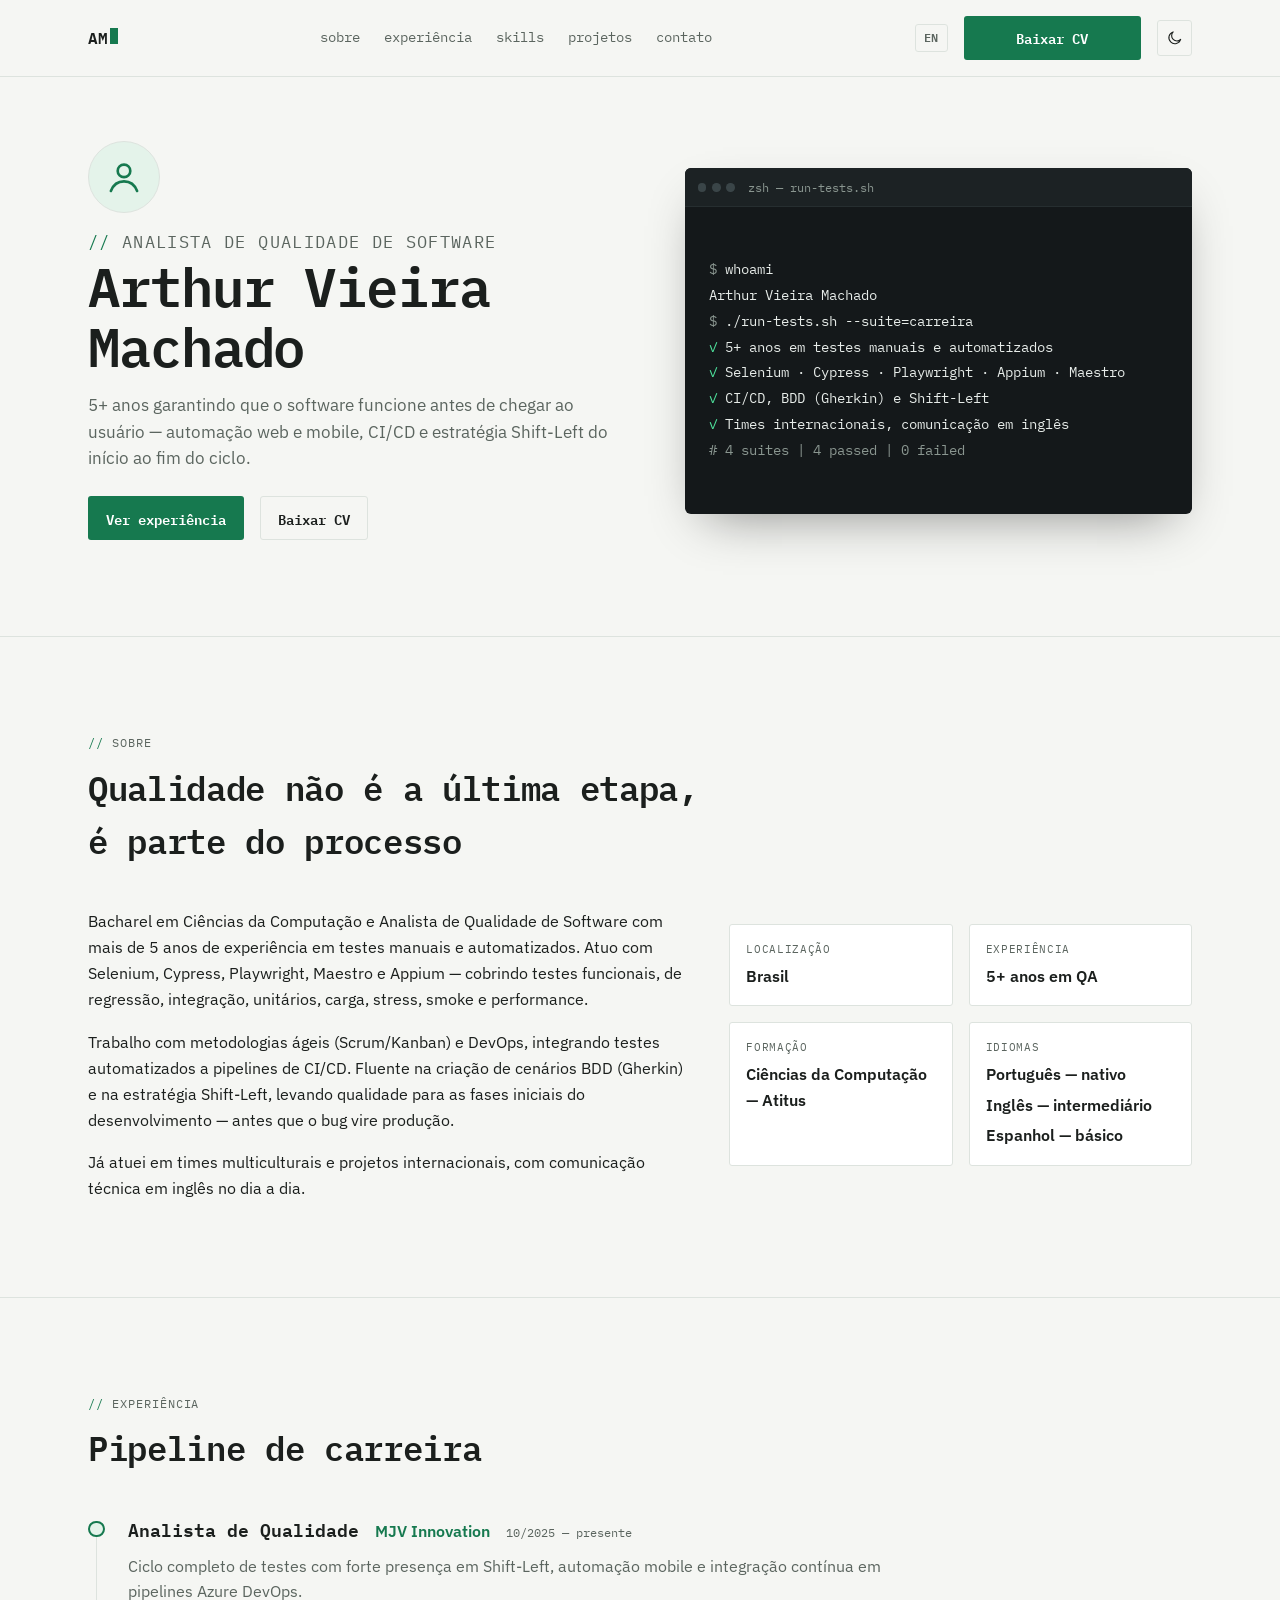
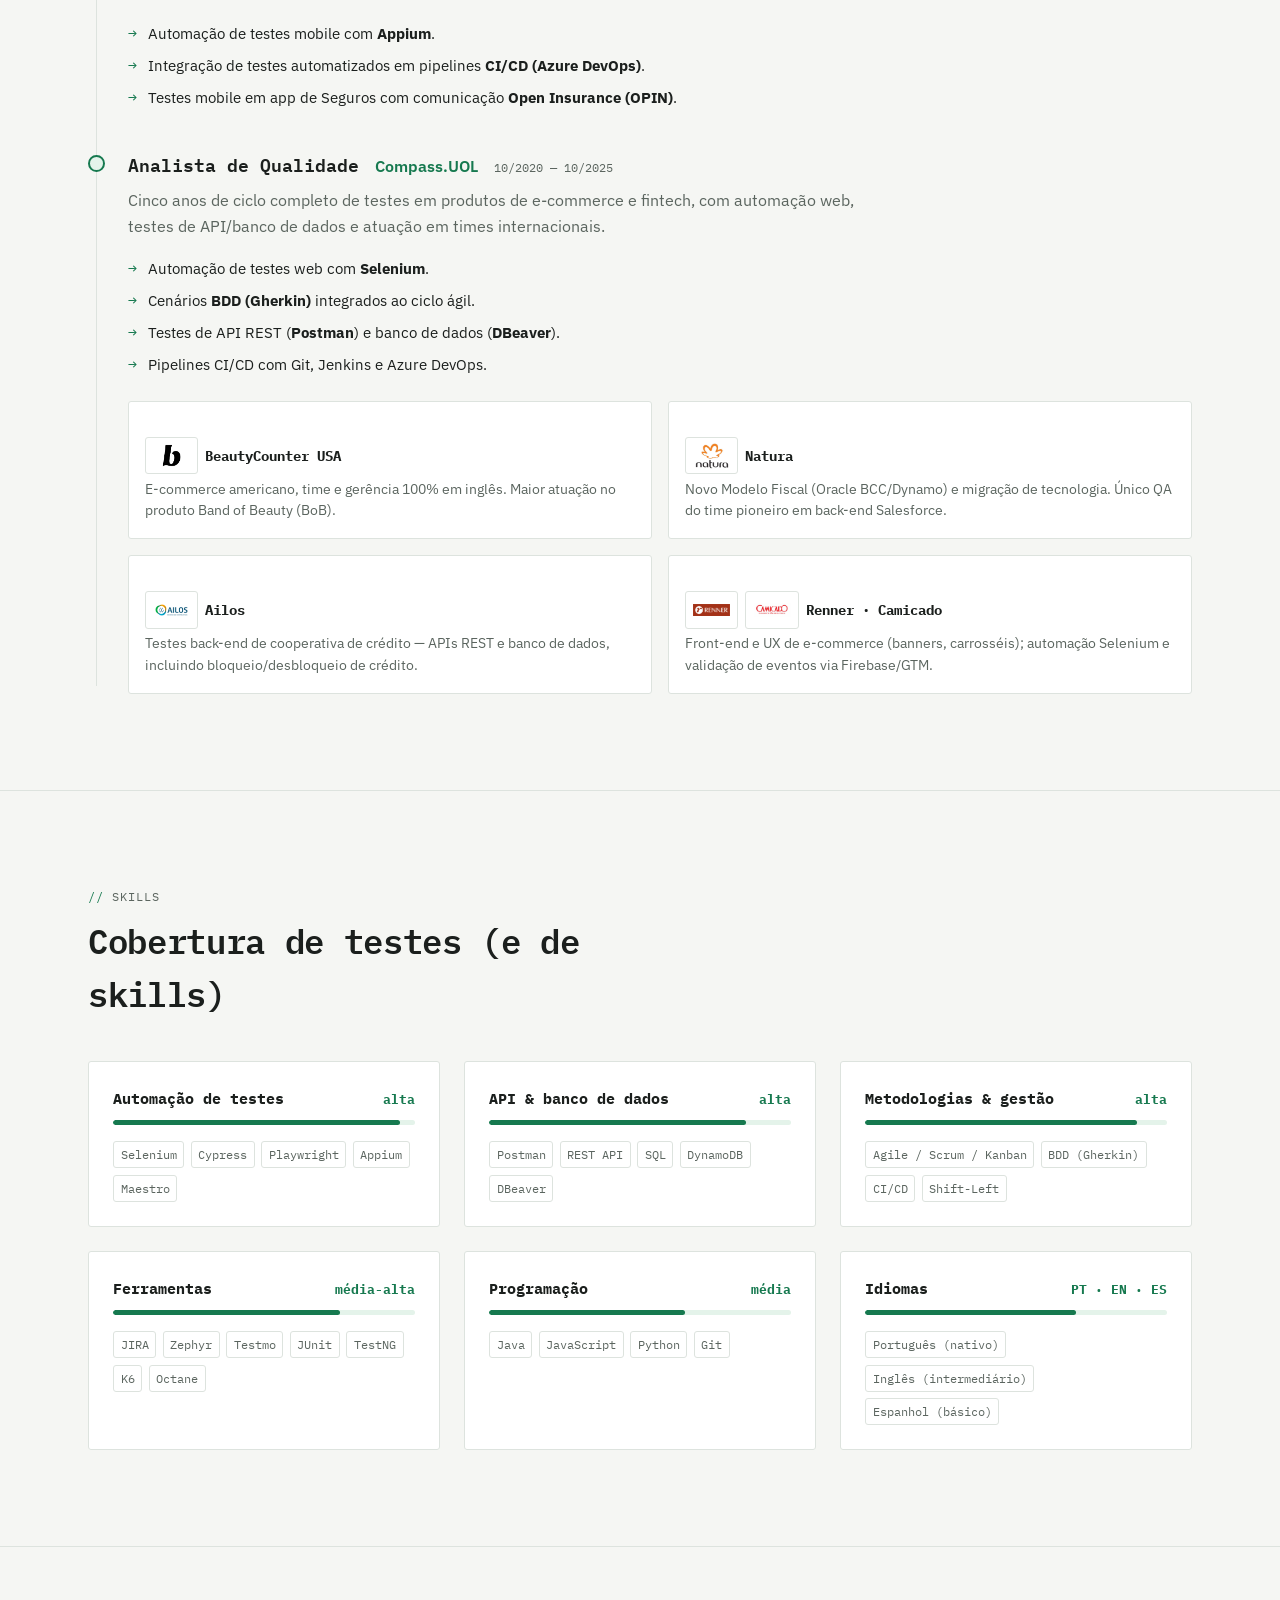
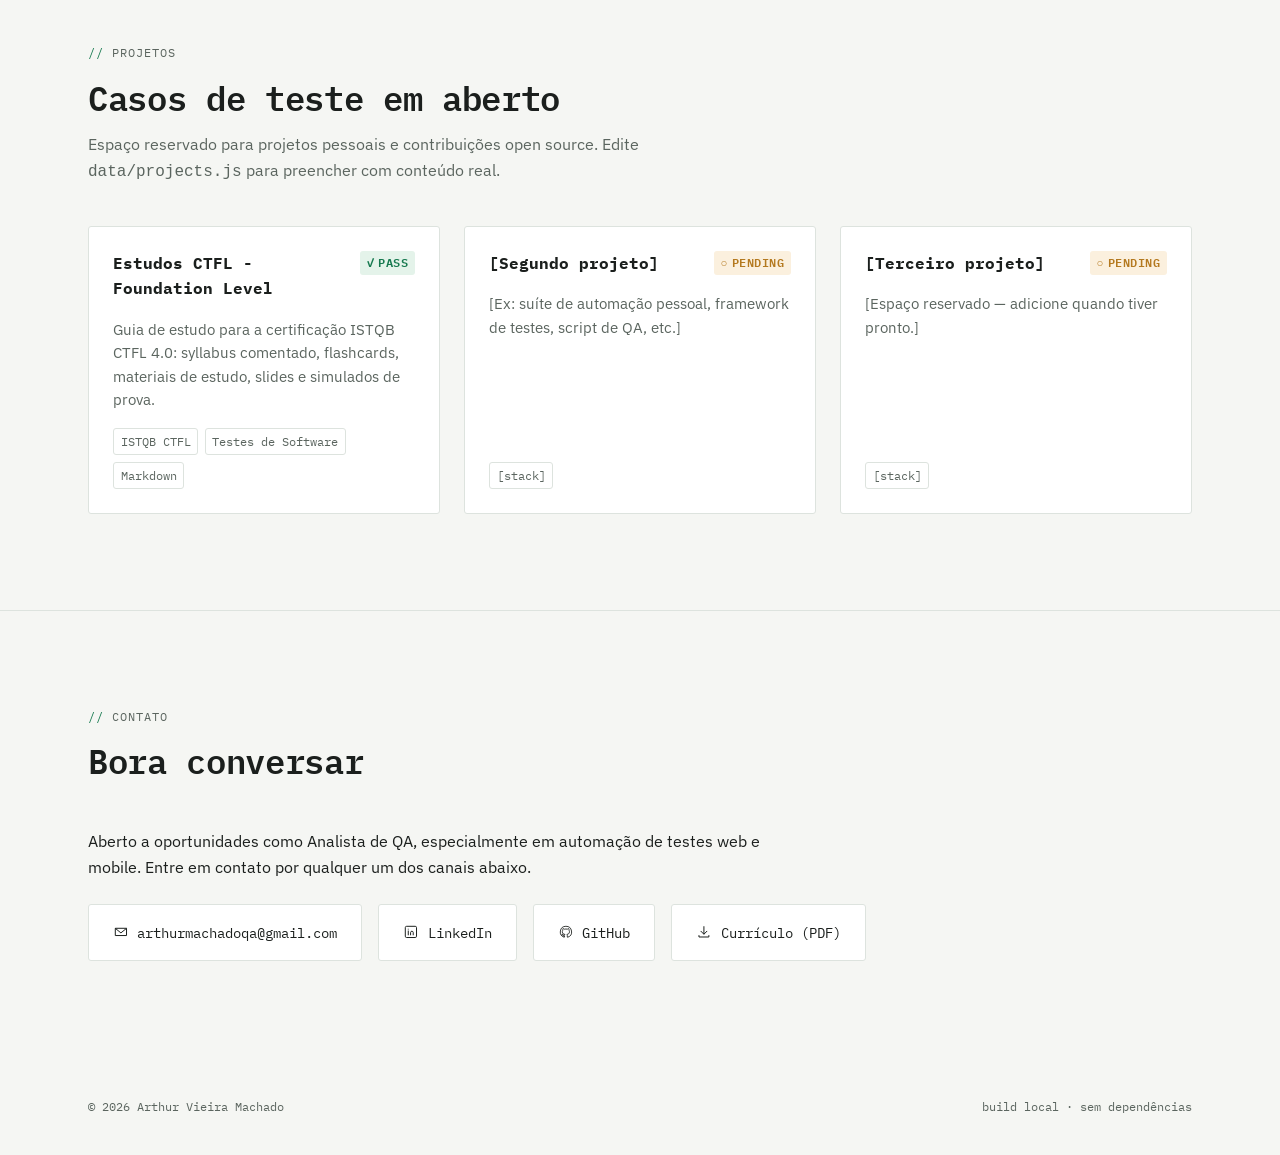
<file: index.html>
<!DOCTYPE html>
<html lang="pt-BR">
<head>
  <meta charset="UTF-8" />
  <meta name="viewport" content="width=device-width, initial-scale=1.0" />
  <title>Arthur Machado — Analista de QA</title>
  <meta
    name="description"
    content="Arthur Vieira Machado — Analista de Qualidade de Software (QA), especialista em automação de testes web e mobile."
  />
  <link rel="preconnect" href="https://fonts.googleapis.com" />
  <link rel="preconnect" href="https://fonts.gstatic.com" crossorigin />
  <link
    href="https://fonts.googleapis.com/css2?family=IBM+Plex+Mono:wght@400;500;600&family=IBM+Plex+Sans:wght@400;500;600&display=swap"
    rel="stylesheet"
  />
  <link rel="icon" type="image/svg+xml" href="assets/favicon.svg" />
  <link rel="stylesheet" href="css/style.css" />
</head>
<body>
  <header class="site-header">
    <div class="wrap">
      <a class="logo" href="#top">AM<span class="cursor" aria-hidden="true"></span></a>
      <nav class="nav-links" aria-label="Navegação principal">
        <a href="#sobre">sobre</a>
        <a href="#experiencia">experiência</a>
        <a href="#skills">skills</a>
        <a href="#projetos">projetos</a>
        <a href="#contato">contato</a>
      </nav>
      <div class="nav-actions">
        <a class="lang-switch" href="en/index.html" title="Switch to English" hreflang="en">EN</a>
        <a class="btn btn--primary nav-cta" href="assets/cv-arthur-machado.pdf" target="_blank" rel="noopener">
          Baixar CV
        </a>
        <button class="theme-toggle" id="theme-toggle" type="button" aria-label="Alternar tema claro/escuro">
          <svg class="icon icon-sun" viewBox="0 0 24 24" fill="none" aria-hidden="true">
            <circle cx="12" cy="12" r="4.2" stroke="currentColor" stroke-width="1.5" />
            <path d="M12 3v2.2M12 18.8V21M21 12h-2.2M5.2 12H3M18.4 5.6l-1.55 1.55M7.15 16.85l-1.55 1.55M18.4 18.4l-1.55-1.55M7.15 7.15 5.6 5.6" stroke="currentColor" stroke-width="1.5" stroke-linecap="round" />
          </svg>
          <svg class="icon icon-moon" viewBox="0 0 24 24" fill="none" aria-hidden="true">
            <path d="M20 14.2A8.2 8.2 0 1 1 9.8 4a6.6 6.6 0 0 0 10.2 10.2z" stroke="currentColor" stroke-width="1.5" stroke-linejoin="round" />
          </svg>
        </button>
        <button class="nav-toggle" id="nav-toggle" aria-expanded="false" aria-controls="mobile-nav">
          menu
        </button>
      </div>
    </div>
  </header>

  <nav class="mobile-nav" id="mobile-nav" hidden aria-label="Navegação mobile">
    <div class="wrap">
      <a href="#sobre">sobre</a>
      <a href="#experiencia">experiência</a>
      <a href="#skills">skills</a>
      <a href="#projetos">projetos</a>
      <a href="#contato">contato</a>
      <a href="assets/cv-arthur-machado.pdf" target="_blank" rel="noopener">baixar cv</a>
      <a href="en/index.html" hreflang="en">english version</a>
    </div>
  </nav>

  <main id="top">
    <section class="hero">
      <div class="wrap">
        <div class="hero-intro">
          <div class="avatar" aria-hidden="true">
            <svg viewBox="0 0 24 24" fill="none" xmlns="http://www.w3.org/2000/svg">
              <circle cx="12" cy="8.5" r="3.6" stroke="currentColor" stroke-width="1.5" />
              <path d="M4.5 20c1.4-3.6 4.4-5.5 7.5-5.5s6.1 1.9 7.5 5.5" stroke="currentColor" stroke-width="1.5" stroke-linecap="round" />
            </svg>
          </div>
          <p class="eyebrow">analista de qualidade de software</p>
          <h1>Arthur Vieira<br />Machado</h1>
          <p>
            5+ anos garantindo que o software funcione antes de chegar ao usuário —
            automação web e mobile, CI/CD e estratégia Shift-Left do início ao fim do ciclo.
          </p>
          <div class="hero-actions">
            <a class="btn btn--primary" href="#experiencia">Ver experiência</a>
            <a class="btn btn--ghost" href="assets/cv-arthur-machado.pdf" target="_blank" rel="noopener">Baixar CV</a>
          </div>
        </div>

        <div class="terminal" role="img" aria-label="Terminal simulando a execução de uma suíte de testes com o resumo profissional de Arthur Machado">
          <div class="terminal-titlebar">
            <span class="terminal-dot"></span>
            <span class="terminal-dot"></span>
            <span class="terminal-dot"></span>
            <span class="label">zsh — run-tests.sh</span>
          </div>
          <div class="terminal-body">
<span class="terminal-line" style="animation-delay:.05s"><span class="prompt">$</span> whoami</span>
<span class="terminal-line" style="animation-delay:.2s">Arthur Vieira Machado</span>
<span class="terminal-line" style="animation-delay:.35s"><span class="prompt">$</span> ./run-tests.sh --suite=carreira</span>
<span class="terminal-line" style="animation-delay:.5s"><span class="ok">✓</span> 5+ anos em testes manuais e automatizados</span>
<span class="terminal-line" style="animation-delay:.65s"><span class="ok">✓</span> Selenium · Cypress · Playwright · Appium · Maestro</span>
<span class="terminal-line" style="animation-delay:.8s"><span class="ok">✓</span> CI/CD, BDD (Gherkin) e Shift-Left</span>
<span class="terminal-line" style="animation-delay:.95s"><span class="ok">✓</span> Times internacionais, comunicação em inglês</span>
<span class="terminal-line" style="animation-delay:1.1s"><span class="comment"># 4 suites | 4 passed | 0 failed</span></span>
          </div>
        </div>
      </div>
    </section>

    <section class="section" id="sobre">
      <div class="wrap">
        <div class="section-head">
          <p class="eyebrow">sobre</p>
          <h2 class="section-title">Qualidade não é a última etapa, é parte do processo</h2>
        </div>

        <div class="about-body reveal">
          <div class="about-text">
            <p>
              Bacharel em Ciências da Computação e Analista de Qualidade de Software
              com mais de 5 anos de experiência em testes manuais e automatizados.
              Atuo com Selenium, Cypress, Playwright, Maestro e Appium — cobrindo
              testes funcionais, de regressão, integração, unitários, carga, stress,
              smoke e performance.
            </p>
            <p>
              Trabalho com metodologias ágeis (Scrum/Kanban) e DevOps, integrando testes
              automatizados a pipelines de CI/CD. Fluente na criação de cenários BDD (Gherkin)
              e na estratégia Shift-Left, levando qualidade para as fases iniciais do
              desenvolvimento — antes que o bug vire produção.
            </p>
            <p>
              Já atuei em times multiculturais e projetos internacionais, com comunicação
              técnica em inglês no dia a dia.
            </p>
          </div>

          <dl class="about-facts">
            <div class="fact">
              <dt>Localização</dt>
              <dd>Brasil</dd>
            </div>
            <div class="fact">
              <dt>Experiência</dt>
              <dd>5+ anos em QA</dd>
            </div>
            <div class="fact">
              <dt>Formação</dt>
              <dd>Ciências da Computação — Atitus</dd>
            </div>
            <div class="fact">
              <dt>Idiomas</dt>
              <dd class="fact-list">
                <span>Português — nativo</span>
                <span>Inglês — intermediário</span>
                <span>Espanhol — básico</span>
              </dd>
            </div>
          </dl>
        </div>
      </div>
    </section>

    <section class="section" id="experiencia">
      <div class="wrap">
        <div class="section-head">
          <p class="eyebrow">experiência</p>
          <h2 class="section-title">Pipeline de carreira</h2>
        </div>

        <div class="pipeline reveal">
          <article class="pipeline-stage">
            <div class="stage-head">
              <span class="stage-role">Analista de Qualidade</span>
              <span class="stage-org"><a href="https://www.mjvinnovation.com" target="_blank" rel="noopener">MJV Innovation</a></span>
              <span class="stage-period">10/2025 — presente</span>
            </div>
            <p class="stage-summary">
              Ciclo completo de testes com forte presença em Shift-Left, automação mobile
              e integração contínua em pipelines Azure DevOps.
            </p>
            <ul class="stage-highlights">
              <li>Automação de testes mobile com <strong>Appium</strong>.</li>
              <li>Integração de testes automatizados em pipelines <strong>CI/CD (Azure DevOps)</strong>.</li>
              <li>Testes mobile em app de Seguros com comunicação <strong>Open Insurance (OPIN)</strong>.</li>
            </ul>
          </article>

          <article class="pipeline-stage">
            <div class="stage-head">
              <span class="stage-role">Analista de Qualidade</span>
              <span class="stage-org"><a href="https://aircompany.ai" target="_blank" rel="noopener">Compass.UOL</a></span>
              <span class="stage-period">10/2020 — 10/2025</span>
            </div>
            <p class="stage-summary">
              Cinco anos de ciclo completo de testes em produtos de e-commerce e fintech,
              com automação web, testes de API/banco de dados e atuação em times internacionais.
            </p>
            <ul class="stage-highlights">
              <li>Automação de testes web com <strong>Selenium</strong>.</li>
              <li>Cenários <strong>BDD (Gherkin)</strong> integrados ao ciclo ágil.</li>
              <li>Testes de API REST (<strong>Postman</strong>) e banco de dados (<strong>DBeaver</strong>).</li>
              <li>Pipelines CI/CD com Git, Jenkins e Azure DevOps.</li>
            </ul>

            <div class="stage-projects">
              <div class="project-chip">
                <h4><span class="logo-mark logo-mark--sm"><img src="assets/logos/beautycounter.png" alt="BeautyCounter" /></span>BeautyCounter USA</h4>
                <p>E-commerce americano, time e gerência 100% em inglês. Maior atuação no produto Band of Beauty (BoB).</p>
              </div>
              <div class="project-chip">
                <h4><span class="logo-mark logo-mark--sm"><img src="assets/logos/natura.png" alt="Natura" /></span>Natura</h4>
                <p>Novo Modelo Fiscal (Oracle BCC/Dynamo) e migração de tecnologia. Único QA do time pioneiro em back-end Salesforce.</p>
              </div>
              <div class="project-chip">
                <h4><span class="logo-mark logo-mark--sm"><img src="assets/logos/ailos.png" alt="Ailos" /></span>Ailos</h4>
                <p>Testes back-end de cooperativa de crédito — APIs REST e banco de dados, incluindo bloqueio/desbloqueio de crédito.</p>
              </div>
              <div class="project-chip">
                <h4>
                  <span class="logo-mark logo-mark--sm"><img src="assets/logos/renner.jpg" alt="Renner" /></span
                  ><span class="logo-mark logo-mark--sm"><img src="assets/logos/camicado.jpg" alt="Camicado" /></span>Renner · Camicado
                </h4>
                <p>Front-end e UX de e-commerce (banners, carrosséis); automação Selenium e validação de eventos via Firebase/GTM.</p>
              </div>
            </div>
          </article>
        </div>
      </div>
    </section>

    <section class="section" id="skills">
      <div class="wrap">
        <div class="section-head">
          <p class="eyebrow">skills</p>
          <h2 class="section-title">Cobertura de testes (e de skills)</h2>
        </div>

        <div class="coverage-grid reveal">
          <div class="coverage-card">
            <h3>Automação de testes <span class="pct">alta</span></h3>
            <div class="coverage-bar"><span style="width:95%"></span></div>
            <div class="tag-list">
              <span class="tag">Selenium</span>
              <span class="tag">Cypress</span>
              <span class="tag">Playwright</span>
              <span class="tag">Appium</span>
              <span class="tag">Maestro</span>
            </div>
          </div>

          <div class="coverage-card">
            <h3>API &amp; banco de dados <span class="pct">alta</span></h3>
            <div class="coverage-bar"><span style="width:85%"></span></div>
            <div class="tag-list">
              <span class="tag">Postman</span>
              <span class="tag">REST API</span>
              <span class="tag">SQL</span>
              <span class="tag">DynamoDB</span>
              <span class="tag">DBeaver</span>
            </div>
          </div>

          <div class="coverage-card">
            <h3>Metodologias &amp; gestão <span class="pct">alta</span></h3>
            <div class="coverage-bar"><span style="width:90%"></span></div>
            <div class="tag-list">
              <span class="tag">Agile / Scrum / Kanban</span>
              <span class="tag">BDD (Gherkin)</span>
              <span class="tag">CI/CD</span>
              <span class="tag">Shift-Left</span>
            </div>
          </div>

          <div class="coverage-card">
            <h3>Ferramentas <span class="pct">média-alta</span></h3>
            <div class="coverage-bar"><span style="width:75%"></span></div>
            <div class="tag-list">
              <span class="tag">JIRA</span>
              <span class="tag">Zephyr</span>
              <span class="tag">Testmo</span>
              <span class="tag">JUnit</span>
              <span class="tag">TestNG</span>
              <span class="tag">K6</span>
              <span class="tag">Octane</span>
            </div>
          </div>

          <div class="coverage-card">
            <h3>Programação <span class="pct">média</span></h3>
            <div class="coverage-bar"><span style="width:65%"></span></div>
            <div class="tag-list">
              <span class="tag">Java</span>
              <span class="tag">JavaScript</span>
              <span class="tag">Python</span>
              <span class="tag">Git</span>
            </div>
          </div>

          <div class="coverage-card">
            <h3>Idiomas <span class="pct">PT · EN · ES</span></h3>
            <div class="coverage-bar"><span style="width:70%"></span></div>
            <div class="tag-list">
              <span class="tag">Português (nativo)</span>
              <span class="tag">Inglês (intermediário)</span>
              <span class="tag">Espanhol (básico)</span>
            </div>
          </div>
        </div>
      </div>
    </section>

    <section class="section" id="projetos">
      <div class="wrap">
        <div class="section-head">
          <p class="eyebrow">projetos</p>
          <h2 class="section-title">Casos de teste em aberto</h2>
          <p style="margin-top: .5rem; color: var(--ink-muted);">
            Espaço reservado para projetos pessoais e contribuições open source.
            Edite <code>data/projects.js</code> para preencher com conteúdo real.
          </p>
        </div>

        <div class="project-grid reveal" id="project-grid">
          <!-- Preenchido via js/main.js a partir de data/projects.js -->
        </div>
      </div>
    </section>

    <section class="section contact-section" id="contato">
      <div class="wrap">
        <div class="section-head">
          <p class="eyebrow">contato</p>
          <h2 class="section-title">Bora conversar</h2>
        </div>

        <div class="contact-body reveal">
          <p class="about-text">
            Aberto a oportunidades como Analista de QA, especialmente em automação
            de testes web e mobile. Entre em contato por qualquer um dos canais abaixo.
          </p>
          <div class="contact-links">
            <a class="contact-card" href="mailto:arthurmachadoqa@gmail.com">
              <svg class="icon" viewBox="0 0 24 24" fill="none" aria-hidden="true"><path d="M3.5 6.5h17v11h-17z" stroke="currentColor" stroke-width="1.5" stroke-linejoin="round"/><path d="M4 7l8 6.5L20 7" stroke="currentColor" stroke-width="1.5" stroke-linecap="round" stroke-linejoin="round"/></svg>
              arthurmachadoqa@gmail.com
            </a>
            <a class="contact-card" href="https://www.linkedin.com/in/arthurmachadoqa/" target="_blank" rel="noopener">
              <svg class="icon" viewBox="0 0 24 24" fill="none" aria-hidden="true"><rect x="3.5" y="3.5" width="17" height="17" rx="2" stroke="currentColor" stroke-width="1.5"/><path d="M8 10.5v6M8 7.8v.01" stroke="currentColor" stroke-width="1.5" stroke-linecap="round"/><path d="M11.5 16.5v-3.6c0-1.2.9-2 2-2s2 .8 2 2v3.6" stroke="currentColor" stroke-width="1.5" stroke-linecap="round" stroke-linejoin="round"/></svg>
              LinkedIn
            </a>
            <a class="contact-card" href="https://github.com/Arthurm51" target="_blank" rel="noopener">
              <svg class="icon" viewBox="0 0 24 24" fill="none" aria-hidden="true"><path d="M12 3.5a8.5 8.5 0 0 0-2.7 16.56c.43.08.58-.18.58-.4v-1.56c-2.37.51-2.87-1.02-2.87-1.02-.39-1-.95-1.26-.95-1.26-.77-.53.06-.52.06-.52.86.06 1.31.88 1.31.88.76 1.3 2 .93 2.48.7.08-.55.3-.93.54-1.14-1.89-.21-3.88-.95-3.88-4.2 0-.93.33-1.68.87-2.28-.09-.22-.38-1.1.08-2.28 0 0 .71-.23 2.34.87a8.1 8.1 0 0 1 4.26 0c1.63-1.1 2.34-.87 2.34-.87.46 1.18.17 2.06.08 2.28.54.6.87 1.35.87 2.28 0 3.26-1.99 3.98-3.89 4.19.31.27.58.8.58 1.6v2.37c0 .22.15.49.59.4A8.5 8.5 0 0 0 12 3.5z" stroke="currentColor" stroke-width="1.3" stroke-linejoin="round"/></svg>
              GitHub
            </a>
            <a class="contact-card" href="assets/cv-arthur-machado.pdf" target="_blank" rel="noopener">
              <svg class="icon" viewBox="0 0 24 24" fill="none" aria-hidden="true"><path d="M12 4v11" stroke="currentColor" stroke-width="1.5" stroke-linecap="round"/><path d="M7.5 11 12 15.5 16.5 11" stroke="currentColor" stroke-width="1.5" stroke-linecap="round" stroke-linejoin="round"/><path d="M4.5 17.5v2.2h15v-2.2" stroke="currentColor" stroke-width="1.5" stroke-linecap="round" stroke-linejoin="round"/></svg>
              Currículo (PDF)
            </a>
          </div>
        </div>
      </div>
    </section>
  </main>

  <footer class="site-footer">
    <div class="wrap">
      <span>© <span id="year"></span> Arthur Vieira Machado</span>
      <span>build local · sem dependências</span>
    </div>
  </footer>

  <script src="data/projects.js"></script>
  <script src="js/main.js"></script>
</body>
</html>
</file>
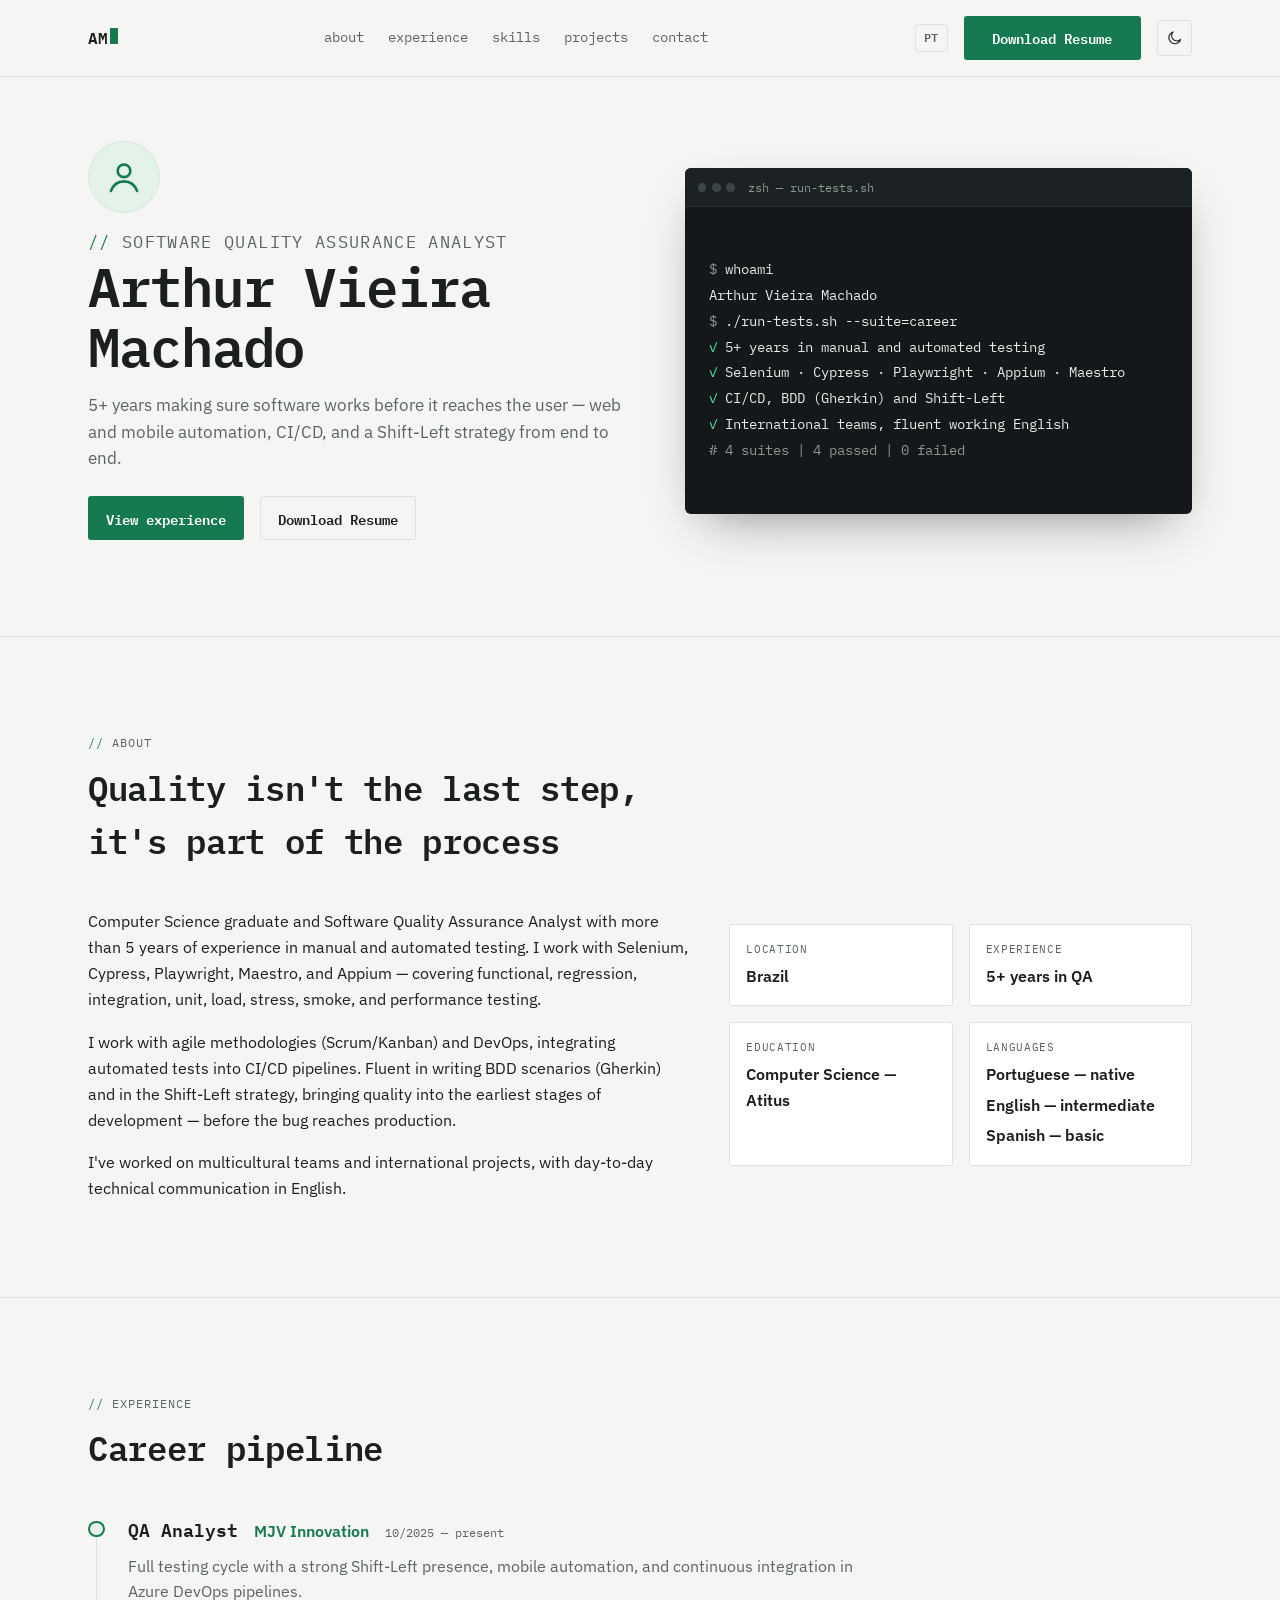
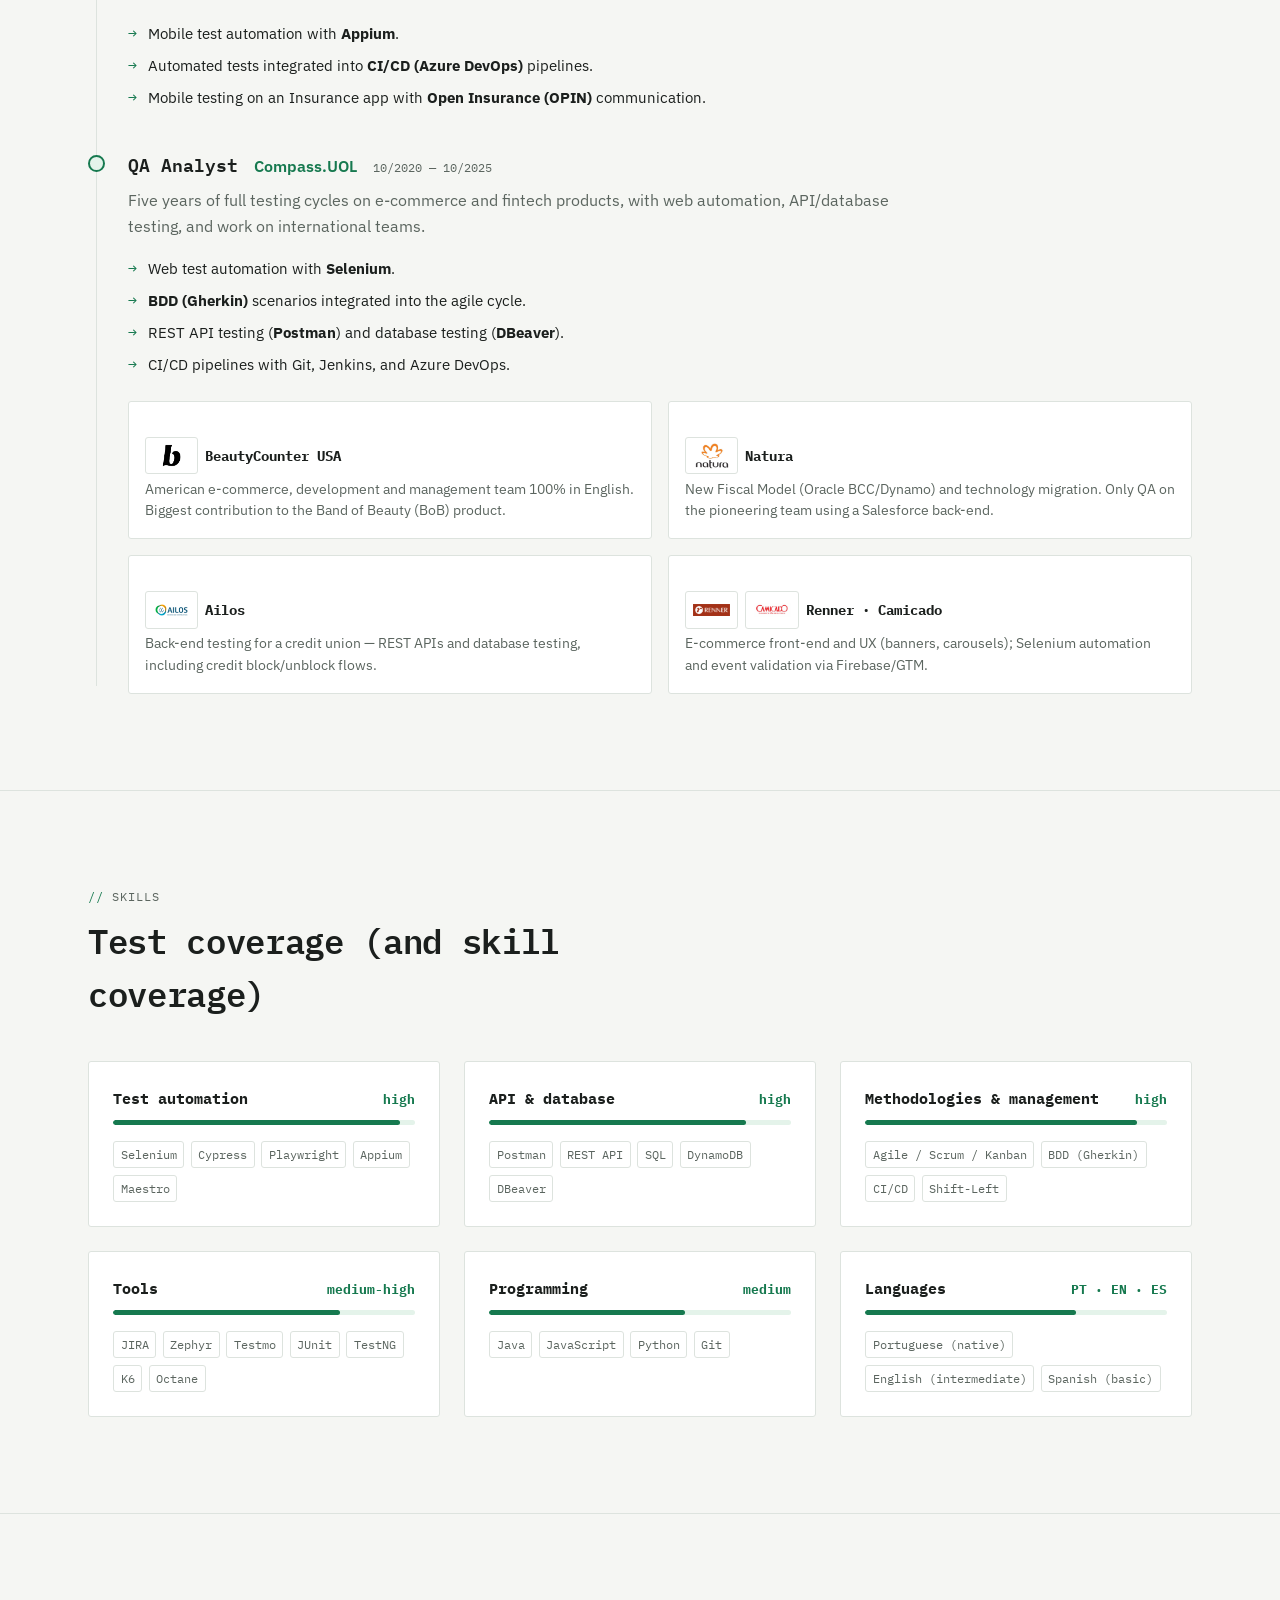
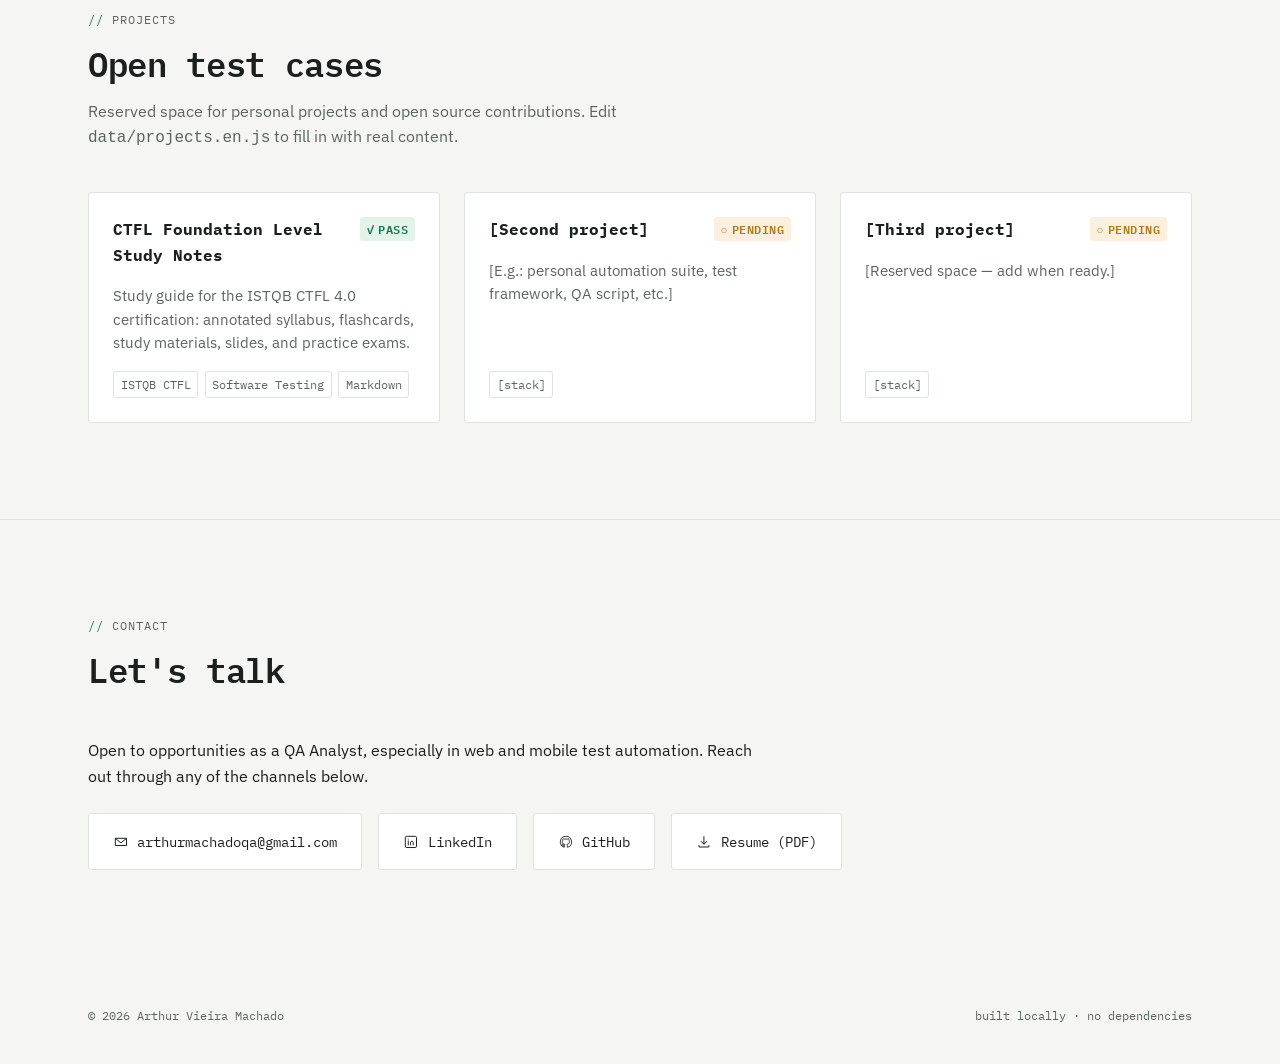
<file: en/index.html>
<!DOCTYPE html>
<html lang="en">
<head>
  <meta charset="UTF-8" />
  <meta name="viewport" content="width=device-width, initial-scale=1.0" />
  <title>Arthur Machado — QA Analyst</title>
  <meta
    name="description"
    content="Arthur Vieira Machado — Software Quality Assurance (QA) Analyst, specialized in web and mobile test automation."
  />
  <link rel="preconnect" href="https://fonts.googleapis.com" />
  <link rel="preconnect" href="https://fonts.gstatic.com" crossorigin />
  <link
    href="https://fonts.googleapis.com/css2?family=IBM+Plex+Mono:wght@400;500;600&family=IBM+Plex+Sans:wght@400;500;600&display=swap"
    rel="stylesheet"
  />
  <link rel="icon" type="image/svg+xml" href="../assets/favicon.svg" />
  <link rel="stylesheet" href="../css/style.css" />
</head>
<body>
  <header class="site-header">
    <div class="wrap">
      <a class="logo" href="#top">AM<span class="cursor" aria-hidden="true"></span></a>
      <nav class="nav-links" aria-label="Main navigation">
        <a href="#about">about</a>
        <a href="#experience">experience</a>
        <a href="#skills">skills</a>
        <a href="#projects">projects</a>
        <a href="#contact">contact</a>
      </nav>
      <div class="nav-actions">
        <a class="lang-switch" href="../index.html" title="Ver em português" hreflang="pt-BR">PT</a>
        <a class="btn btn--primary nav-cta" href="../assets/resume-arthur-machado.pdf" target="_blank" rel="noopener">
          Download Resume
        </a>
        <button class="theme-toggle" id="theme-toggle" type="button" aria-label="Toggle light/dark theme">
          <svg class="icon icon-sun" viewBox="0 0 24 24" fill="none" aria-hidden="true">
            <circle cx="12" cy="12" r="4.2" stroke="currentColor" stroke-width="1.5" />
            <path d="M12 3v2.2M12 18.8V21M21 12h-2.2M5.2 12H3M18.4 5.6l-1.55 1.55M7.15 16.85l-1.55 1.55M18.4 18.4l-1.55-1.55M7.15 7.15 5.6 5.6" stroke="currentColor" stroke-width="1.5" stroke-linecap="round" />
          </svg>
          <svg class="icon icon-moon" viewBox="0 0 24 24" fill="none" aria-hidden="true">
            <path d="M20 14.2A8.2 8.2 0 1 1 9.8 4a6.6 6.6 0 0 0 10.2 10.2z" stroke="currentColor" stroke-width="1.5" stroke-linejoin="round" />
          </svg>
        </button>
        <button class="nav-toggle" id="nav-toggle" aria-expanded="false" aria-controls="mobile-nav">
          menu
        </button>
      </div>
    </div>
  </header>

  <nav class="mobile-nav" id="mobile-nav" hidden aria-label="Mobile navigation">
    <div class="wrap">
      <a href="#about">about</a>
      <a href="#experience">experience</a>
      <a href="#skills">skills</a>
      <a href="#projects">projects</a>
      <a href="#contact">contact</a>
      <a href="../assets/resume-arthur-machado.pdf" target="_blank" rel="noopener">download resume</a>
      <a href="../index.html" hreflang="pt-BR">versão em português</a>
    </div>
  </nav>

  <main id="top">
    <section class="hero">
      <div class="wrap">
        <div class="hero-intro">
          <div class="avatar" aria-hidden="true">
            <svg viewBox="0 0 24 24" fill="none" xmlns="http://www.w3.org/2000/svg">
              <circle cx="12" cy="8.5" r="3.6" stroke="currentColor" stroke-width="1.5" />
              <path d="M4.5 20c1.4-3.6 4.4-5.5 7.5-5.5s6.1 1.9 7.5 5.5" stroke="currentColor" stroke-width="1.5" stroke-linecap="round" />
            </svg>
          </div>
          <p class="eyebrow">software quality assurance analyst</p>
          <h1>Arthur Vieira<br />Machado</h1>
          <p>
            5+ years making sure software works before it reaches the user —
            web and mobile automation, CI/CD, and a Shift-Left strategy from end to end.
          </p>
          <div class="hero-actions">
            <a class="btn btn--primary" href="#experience">View experience</a>
            <a class="btn btn--ghost" href="../assets/resume-arthur-machado.pdf" target="_blank" rel="noopener">Download Resume</a>
          </div>
        </div>

        <div class="terminal" role="img" aria-label="Terminal simulating a test suite run with Arthur Machado's professional summary">
          <div class="terminal-titlebar">
            <span class="terminal-dot"></span>
            <span class="terminal-dot"></span>
            <span class="terminal-dot"></span>
            <span class="label">zsh — run-tests.sh</span>
          </div>
          <div class="terminal-body">
<span class="terminal-line" style="animation-delay:.05s"><span class="prompt">$</span> whoami</span>
<span class="terminal-line" style="animation-delay:.2s">Arthur Vieira Machado</span>
<span class="terminal-line" style="animation-delay:.35s"><span class="prompt">$</span> ./run-tests.sh --suite=career</span>
<span class="terminal-line" style="animation-delay:.5s"><span class="ok">✓</span> 5+ years in manual and automated testing</span>
<span class="terminal-line" style="animation-delay:.65s"><span class="ok">✓</span> Selenium · Cypress · Playwright · Appium · Maestro</span>
<span class="terminal-line" style="animation-delay:.8s"><span class="ok">✓</span> CI/CD, BDD (Gherkin) and Shift-Left</span>
<span class="terminal-line" style="animation-delay:.95s"><span class="ok">✓</span> International teams, fluent working English</span>
<span class="terminal-line" style="animation-delay:1.1s"><span class="comment"># 4 suites | 4 passed | 0 failed</span></span>
          </div>
        </div>
      </div>
    </section>

    <section class="section" id="about">
      <div class="wrap">
        <div class="section-head">
          <p class="eyebrow">about</p>
          <h2 class="section-title">Quality isn't the last step, it's part of the process</h2>
        </div>

        <div class="about-body reveal">
          <div class="about-text">
            <p>
              Computer Science graduate and Software Quality Assurance Analyst with
              more than 5 years of experience in manual and automated testing.
              I work with Selenium, Cypress, Playwright, Maestro, and Appium — covering
              functional, regression, integration, unit, load, stress, smoke, and
              performance testing.
            </p>
            <p>
              I work with agile methodologies (Scrum/Kanban) and DevOps, integrating
              automated tests into CI/CD pipelines. Fluent in writing BDD scenarios
              (Gherkin) and in the Shift-Left strategy, bringing quality into the
              earliest stages of development — before the bug reaches production.
            </p>
            <p>
              I've worked on multicultural teams and international projects, with
              day-to-day technical communication in English.
            </p>
          </div>

          <dl class="about-facts">
            <div class="fact">
              <dt>Location</dt>
              <dd>Brazil</dd>
            </div>
            <div class="fact">
              <dt>Experience</dt>
              <dd>5+ years in QA</dd>
            </div>
            <div class="fact">
              <dt>Education</dt>
              <dd>Computer Science — Atitus</dd>
            </div>
            <div class="fact">
              <dt>Languages</dt>
              <dd class="fact-list">
                <span>Portuguese — native</span>
                <span>English — intermediate</span>
                <span>Spanish — basic</span>
              </dd>
            </div>
          </dl>
        </div>
      </div>
    </section>

    <section class="section" id="experience">
      <div class="wrap">
        <div class="section-head">
          <p class="eyebrow">experience</p>
          <h2 class="section-title">Career pipeline</h2>
        </div>

        <div class="pipeline reveal">
          <article class="pipeline-stage">
            <div class="stage-head">
              <span class="stage-role">QA Analyst</span>
              <span class="stage-org"><a href="https://www.mjvinnovation.com" target="_blank" rel="noopener">MJV Innovation</a></span>
              <span class="stage-period">10/2025 — present</span>
            </div>
            <p class="stage-summary">
              Full testing cycle with a strong Shift-Left presence, mobile automation,
              and continuous integration in Azure DevOps pipelines.
            </p>
            <ul class="stage-highlights">
              <li>Mobile test automation with <strong>Appium</strong>.</li>
              <li>Automated tests integrated into <strong>CI/CD (Azure DevOps)</strong> pipelines.</li>
              <li>Mobile testing on an Insurance app with <strong>Open Insurance (OPIN)</strong> communication.</li>
            </ul>
          </article>

          <article class="pipeline-stage">
            <div class="stage-head">
              <span class="stage-role">QA Analyst</span>
              <span class="stage-org"><a href="https://aircompany.ai" target="_blank" rel="noopener">Compass.UOL</a></span>
              <span class="stage-period">10/2020 — 10/2025</span>
            </div>
            <p class="stage-summary">
              Five years of full testing cycles on e-commerce and fintech products,
              with web automation, API/database testing, and work on international teams.
            </p>
            <ul class="stage-highlights">
              <li>Web test automation with <strong>Selenium</strong>.</li>
              <li><strong>BDD (Gherkin)</strong> scenarios integrated into the agile cycle.</li>
              <li>REST API testing (<strong>Postman</strong>) and database testing (<strong>DBeaver</strong>).</li>
              <li>CI/CD pipelines with Git, Jenkins, and Azure DevOps.</li>
            </ul>

            <div class="stage-projects">
              <div class="project-chip">
                <h4><span class="logo-mark logo-mark--sm"><img src="../assets/logos/beautycounter.png" alt="BeautyCounter" /></span>BeautyCounter USA</h4>
                <p>American e-commerce, development and management team 100% in English. Biggest contribution to the Band of Beauty (BoB) product.</p>
              </div>
              <div class="project-chip">
                <h4><span class="logo-mark logo-mark--sm"><img src="../assets/logos/natura.png" alt="Natura" /></span>Natura</h4>
                <p>New Fiscal Model (Oracle BCC/Dynamo) and technology migration. Only QA on the pioneering team using a Salesforce back-end.</p>
              </div>
              <div class="project-chip">
                <h4><span class="logo-mark logo-mark--sm"><img src="../assets/logos/ailos.png" alt="Ailos" /></span>Ailos</h4>
                <p>Back-end testing for a credit union — REST APIs and database testing, including credit block/unblock flows.</p>
              </div>
              <div class="project-chip">
                <h4>
                  <span class="logo-mark logo-mark--sm"><img src="../assets/logos/renner.jpg" alt="Renner" /></span
                  ><span class="logo-mark logo-mark--sm"><img src="../assets/logos/camicado.jpg" alt="Camicado" /></span>Renner · Camicado
                </h4>
                <p>E-commerce front-end and UX (banners, carousels); Selenium automation and event validation via Firebase/GTM.</p>
              </div>
            </div>
          </article>
        </div>
      </div>
    </section>

    <section class="section" id="skills">
      <div class="wrap">
        <div class="section-head">
          <p class="eyebrow">skills</p>
          <h2 class="section-title">Test coverage (and skill coverage)</h2>
        </div>

        <div class="coverage-grid reveal">
          <div class="coverage-card">
            <h3>Test automation <span class="pct">high</span></h3>
            <div class="coverage-bar"><span style="width:95%"></span></div>
            <div class="tag-list">
              <span class="tag">Selenium</span>
              <span class="tag">Cypress</span>
              <span class="tag">Playwright</span>
              <span class="tag">Appium</span>
              <span class="tag">Maestro</span>
            </div>
          </div>

          <div class="coverage-card">
            <h3>API &amp; database <span class="pct">high</span></h3>
            <div class="coverage-bar"><span style="width:85%"></span></div>
            <div class="tag-list">
              <span class="tag">Postman</span>
              <span class="tag">REST API</span>
              <span class="tag">SQL</span>
              <span class="tag">DynamoDB</span>
              <span class="tag">DBeaver</span>
            </div>
          </div>

          <div class="coverage-card">
            <h3>Methodologies &amp; management <span class="pct">high</span></h3>
            <div class="coverage-bar"><span style="width:90%"></span></div>
            <div class="tag-list">
              <span class="tag">Agile / Scrum / Kanban</span>
              <span class="tag">BDD (Gherkin)</span>
              <span class="tag">CI/CD</span>
              <span class="tag">Shift-Left</span>
            </div>
          </div>

          <div class="coverage-card">
            <h3>Tools <span class="pct">medium-high</span></h3>
            <div class="coverage-bar"><span style="width:75%"></span></div>
            <div class="tag-list">
              <span class="tag">JIRA</span>
              <span class="tag">Zephyr</span>
              <span class="tag">Testmo</span>
              <span class="tag">JUnit</span>
              <span class="tag">TestNG</span>
              <span class="tag">K6</span>
              <span class="tag">Octane</span>
            </div>
          </div>

          <div class="coverage-card">
            <h3>Programming <span class="pct">medium</span></h3>
            <div class="coverage-bar"><span style="width:65%"></span></div>
            <div class="tag-list">
              <span class="tag">Java</span>
              <span class="tag">JavaScript</span>
              <span class="tag">Python</span>
              <span class="tag">Git</span>
            </div>
          </div>

          <div class="coverage-card">
            <h3>Languages <span class="pct">PT · EN · ES</span></h3>
            <div class="coverage-bar"><span style="width:70%"></span></div>
            <div class="tag-list">
              <span class="tag">Portuguese (native)</span>
              <span class="tag">English (intermediate)</span>
              <span class="tag">Spanish (basic)</span>
            </div>
          </div>
        </div>
      </div>
    </section>

    <section class="section" id="projects">
      <div class="wrap">
        <div class="section-head">
          <p class="eyebrow">projects</p>
          <h2 class="section-title">Open test cases</h2>
          <p style="margin-top: .5rem; color: var(--ink-muted);">
            Reserved space for personal projects and open source contributions.
            Edit <code>data/projects.en.js</code> to fill in with real content.
          </p>
        </div>

        <div class="project-grid reveal" id="project-grid">
          <!-- Filled in via js/main.js from data/projects.en.js -->
        </div>
      </div>
    </section>

    <section class="section contact-section" id="contact">
      <div class="wrap">
        <div class="section-head">
          <p class="eyebrow">contact</p>
          <h2 class="section-title">Let's talk</h2>
        </div>

        <div class="contact-body reveal">
          <p class="about-text">
            Open to opportunities as a QA Analyst, especially in web and mobile
            test automation. Reach out through any of the channels below.
          </p>
          <div class="contact-links">
            <a class="contact-card" href="mailto:arthurmachadoqa@gmail.com">
              <svg class="icon" viewBox="0 0 24 24" fill="none" aria-hidden="true"><path d="M3.5 6.5h17v11h-17z" stroke="currentColor" stroke-width="1.5" stroke-linejoin="round"/><path d="M4 7l8 6.5L20 7" stroke="currentColor" stroke-width="1.5" stroke-linecap="round" stroke-linejoin="round"/></svg>
              arthurmachadoqa@gmail.com
            </a>
            <a class="contact-card" href="https://www.linkedin.com/in/arthurmachadoqa/" target="_blank" rel="noopener">
              <svg class="icon" viewBox="0 0 24 24" fill="none" aria-hidden="true"><rect x="3.5" y="3.5" width="17" height="17" rx="2" stroke="currentColor" stroke-width="1.5"/><path d="M8 10.5v6M8 7.8v.01" stroke="currentColor" stroke-width="1.5" stroke-linecap="round"/><path d="M11.5 16.5v-3.6c0-1.2.9-2 2-2s2 .8 2 2v3.6" stroke="currentColor" stroke-width="1.5" stroke-linecap="round" stroke-linejoin="round"/></svg>
              LinkedIn
            </a>
            <a class="contact-card" href="https://github.com/Arthurm51" target="_blank" rel="noopener">
              <svg class="icon" viewBox="0 0 24 24" fill="none" aria-hidden="true"><path d="M12 3.5a8.5 8.5 0 0 0-2.7 16.56c.43.08.58-.18.58-.4v-1.56c-2.37.51-2.87-1.02-2.87-1.02-.39-1-.95-1.26-.95-1.26-.77-.53.06-.52.06-.52.86.06 1.31.88 1.31.88.76 1.3 2 .93 2.48.7.08-.55.3-.93.54-1.14-1.89-.21-3.88-.95-3.88-4.2 0-.93.33-1.68.87-2.28-.09-.22-.38-1.1.08-2.28 0 0 .71-.23 2.34.87a8.1 8.1 0 0 1 4.26 0c1.63-1.1 2.34-.87 2.34-.87.46 1.18.17 2.06.08 2.28.54.6.87 1.35.87 2.28 0 3.26-1.99 3.98-3.89 4.19.31.27.58.8.58 1.6v2.37c0 .22.15.49.59.4A8.5 8.5 0 0 0 12 3.5z" stroke="currentColor" stroke-width="1.3" stroke-linejoin="round"/></svg>
              GitHub
            </a>
            <a class="contact-card" href="../assets/resume-arthur-machado.pdf" target="_blank" rel="noopener">
              <svg class="icon" viewBox="0 0 24 24" fill="none" aria-hidden="true"><path d="M12 4v11" stroke="currentColor" stroke-width="1.5" stroke-linecap="round"/><path d="M7.5 11 12 15.5 16.5 11" stroke="currentColor" stroke-width="1.5" stroke-linecap="round" stroke-linejoin="round"/><path d="M4.5 17.5v2.2h15v-2.2" stroke="currentColor" stroke-width="1.5" stroke-linecap="round" stroke-linejoin="round"/></svg>
              Resume (PDF)
            </a>
          </div>
        </div>
      </div>
    </section>
  </main>

  <footer class="site-footer">
    <div class="wrap">
      <span>© <span id="year"></span> Arthur Vieira Machado</span>
      <span>built locally · no dependencies</span>
    </div>
  </footer>

  <script src="../data/projects.en.js"></script>
  <script src="../js/main.js"></script>
</body>
</html>
</file>
<file: css/style.css>
/* =========================================================
   Tokens
   ========================================================= */
:root {
  /* Cor */
  --bg: #f5f6f3;
  --surface: #ffffff;
  --ink: #1b1f1d;
  --ink-muted: #5b655f;
  --line: #dde3de;

  --pass: #16794f;
  --pass-bg: #e4f3ea;
  --pending: #b4791f;
  --pending-bg: #fbf0de;

  --terminal-bg: #14181a;
  --terminal-ink: #e7ece9;
  --terminal-ink-dim: #8a9690;
  --terminal-accent: #4ee29c;

  --logo-plate: #ffffff;
  --shadow-color: rgba(0, 0, 0, 0.45);

  color-scheme: light;

  /* Tipografia */
  --font-mono: "IBM Plex Mono", "SFMono-Regular", Consolas, "Liberation Mono",
    Menlo, monospace;
  --font-sans: "IBM Plex Sans", -apple-system, BlinkMacSystemFont, "Segoe UI",
    Roboto, Helvetica, Arial, sans-serif;

  /* Layout */
  --content-width: 72rem;
  --radius: 3px;
  --space-1: 0.5rem;
  --space-2: 1rem;
  --space-3: 1.5rem;
  --space-4: 2.5rem;
  --space-5: 4rem;
  --space-6: 6rem;
}

/* Paleta escura — segue o sistema por padrão; [data-theme] força a escolha. */
@media (prefers-color-scheme: dark) {
  :root:not([data-theme="light"]) {
    --bg: #101312;
    --surface: #171b19;
    --ink: #e9ede9;
    --ink-muted: #93a099;
    --line: #262e2a;

    --pass: #3ed692;
    --pass-bg: rgba(62, 214, 146, 0.14);
    --pending: #e3ab5c;
    --pending-bg: rgba(227, 171, 92, 0.14);

    --terminal-bg: #0b0e0c;
    --shadow-color: rgba(0, 0, 0, 0.7);

    color-scheme: dark;
  }
}

:root[data-theme="dark"] {
  --bg: #101312;
  --surface: #171b19;
  --ink: #e9ede9;
  --ink-muted: #93a099;
  --line: #262e2a;

  --pass: #3ed692;
  --pass-bg: rgba(62, 214, 146, 0.14);
  --pending: #e3ab5c;
  --pending-bg: rgba(227, 171, 92, 0.14);

  --terminal-bg: #0b0e0c;
  --shadow-color: rgba(0, 0, 0, 0.7);

  color-scheme: dark;
}

/* =========================================================
   Reset
   ========================================================= */
*,
*::before,
*::after {
  box-sizing: border-box;
}

html {
  scroll-behavior: smooth;
}

@media (prefers-reduced-motion: reduce) {
  html {
    scroll-behavior: auto;
  }
  *,
  *::before,
  *::after {
    animation-duration: 0.01ms !important;
    animation-iteration-count: 1 !important;
    transition-duration: 0.01ms !important;
    scroll-behavior: auto !important;
  }
}

body {
  margin: 0;
  background: var(--bg);
  color: var(--ink);
  font-family: var(--font-sans);
  font-size: 16px;
  line-height: 1.6;
  -webkit-font-smoothing: antialiased;
  transition: background-color 0.2s ease, color 0.2s ease;
}

img {
  max-width: 100%;
  display: block;
}

a {
  color: inherit;
}

h1,
h2,
h3,
p,
ul {
  margin: 0;
}

ul {
  padding: 0;
  list-style: none;
}

button {
  font: inherit;
  cursor: pointer;
}

:focus-visible {
  outline: 2px solid var(--pass);
  outline-offset: 3px;
}

.wrap {
  width: 100%;
  max-width: var(--content-width);
  margin: 0 auto;
  padding: 0 var(--space-3);
}

.eyebrow {
  font-family: var(--font-mono);
  font-size: 0.75rem;
  letter-spacing: 0.08em;
  text-transform: uppercase;
  color: var(--ink-muted);
}

.eyebrow::before {
  content: "// ";
  color: var(--pass);
}

.section-title {
  font-family: var(--font-mono);
  font-weight: 600;
  font-size: clamp(1.5rem, 1.2rem + 1.2vw, 2.1rem);
  margin-top: var(--space-1);
  letter-spacing: -0.01em;
}

.section {
  padding: var(--space-6) 0;
  border-bottom: 1px solid var(--line);
}

.section-head {
  margin-bottom: var(--space-4);
  max-width: 40rem;
}

/* Badges de status — vocabulário visual reutilizado em Experiência e Projetos */
.badge {
  display: inline-flex;
  align-items: center;
  gap: 0.35em;
  font-family: var(--font-mono);
  font-size: 0.72rem;
  font-weight: 600;
  letter-spacing: 0.04em;
  padding: 0.25em 0.6em;
  border-radius: var(--radius);
  white-space: nowrap;
}

.badge--pass {
  color: var(--pass);
  background: var(--pass-bg);
}

.badge--pending {
  color: var(--pending);
  background: var(--pending-bg);
}

.badge::before {
  content: "✓";
}

.badge--pending::before {
  content: "○";
}

/* =========================================================
   Header / Nav
   ========================================================= */
.site-header {
  position: sticky;
  top: 0;
  z-index: 20;
  background: color-mix(in srgb, var(--bg) 88%, transparent);
  backdrop-filter: blur(8px);
  border-bottom: 1px solid var(--line);
}

.site-header .wrap {
  display: flex;
  align-items: center;
  justify-content: space-between;
  padding-top: var(--space-2);
  padding-bottom: var(--space-2);
}

.logo {
  font-family: var(--font-mono);
  font-weight: 600;
  font-size: 1rem;
  text-decoration: none;
  display: inline-flex;
  align-items: baseline;
  gap: 0.15em;
}

.logo .cursor {
  display: inline-block;
  width: 0.5em;
  height: 1em;
  background: var(--pass);
  animation: blink 1.1s steps(1) infinite;
}

@keyframes blink {
  50% {
    opacity: 0;
  }
}

.nav-links {
  display: none;
  gap: var(--space-3);
  font-family: var(--font-mono);
  font-size: 0.85rem;
}

.nav-links a {
  text-decoration: none;
  color: var(--ink-muted);
  transition: color 0.15s ease;
}

.nav-links a:hover {
  color: var(--pass);
}

.nav-cta {
  display: none;
  justify-content: center;
  /* Largura fixa pra caber "Download Resume" (EN) sem empurrar os
     botões vizinhos quando o texto muda entre PT/EN. */
  min-width: 13em;
}

.nav-actions {
  display: flex;
  align-items: center;
  gap: var(--space-2);
}

.nav-toggle {
  background: none;
  border: 1px solid var(--line);
  border-radius: var(--radius);
  padding: 0.4em 0.6em;
  font-family: var(--font-mono);
}

.lang-switch {
  display: inline-flex;
  align-items: center;
  justify-content: center;
  height: 2.2em;
  padding: 0 0.7em;
  border: 1px solid var(--line);
  border-radius: var(--radius);
  font-family: var(--font-mono);
  font-size: 0.78rem;
  font-weight: 600;
  text-decoration: none;
  color: var(--ink-muted);
  transition: border-color 0.15s ease, color 0.15s ease;
}

.lang-switch:hover {
  border-color: var(--pass);
  color: var(--pass);
}

.theme-toggle {
  display: inline-flex;
  align-items: center;
  justify-content: center;
  width: 2.2em;
  height: 2.2em;
  background: none;
  border: 1px solid var(--line);
  border-radius: var(--radius);
  color: var(--ink);
  transition: border-color 0.15s ease, color 0.15s ease;
}

.theme-toggle:hover {
  border-color: var(--pass);
  color: var(--pass);
}

.theme-toggle .icon {
  width: 1.1em;
  height: 1.1em;
}

.theme-toggle .icon-sun {
  display: none;
}

/* Sistema em modo escuro (sem escolha manual) ou tema forçado escuro:
   mostra o sol (ação = voltar pro claro). */
:root[data-theme="dark"] .theme-toggle .icon-moon {
  display: none;
}

:root[data-theme="dark"] .theme-toggle .icon-sun {
  display: block;
}

@media (prefers-color-scheme: dark) {
  :root:not([data-theme="light"]) .theme-toggle .icon-moon {
    display: none;
  }
  :root:not([data-theme="light"]) .theme-toggle .icon-sun {
    display: block;
  }
}

@media (min-width: 760px) {
  .nav-links {
    display: flex;
  }
  .nav-cta {
    display: inline-flex;
  }
  .nav-toggle {
    display: none;
  }
}

.mobile-nav {
  border-bottom: 1px solid var(--line);
  background: var(--bg);
}

.mobile-nav[hidden] {
  display: none;
}

.mobile-nav .wrap {
  display: flex;
  flex-direction: column;
  padding: var(--space-2) var(--space-3) var(--space-3);
  gap: var(--space-2);
  font-family: var(--font-mono);
  font-size: 0.95rem;
}

.mobile-nav a {
  text-decoration: none;
  color: var(--ink);
}

@media (min-width: 760px) {
  .mobile-nav {
    display: none !important;
  }
}

/* =========================================================
   Botões
   ========================================================= */
.btn {
  display: inline-flex;
  align-items: center;
  gap: 0.5em;
  font-family: var(--font-mono);
  font-size: 0.85rem;
  font-weight: 600;
  text-decoration: none;
  padding: 0.75em 1.25em;
  border-radius: var(--radius);
  border: 1px solid transparent;
  transition: transform 0.12s ease, background 0.15s ease, border-color 0.15s ease;
}

.btn:hover {
  transform: translateY(-1px);
}

.btn--primary {
  background: var(--pass);
  color: #ffffff;
}

.btn--primary:hover {
  background: #126a44;
}

.btn--ghost {
  border-color: var(--line);
  color: var(--ink);
  background: transparent;
}

.btn--ghost:hover {
  border-color: var(--pass);
  color: var(--pass);
}

.btn--on-dark {
  border-color: #2b3733;
  color: var(--terminal-ink);
}

.btn--on-dark:hover {
  border-color: var(--terminal-accent);
  color: var(--terminal-accent);
}

/* =========================================================
   Hero — o terminal é o elemento de assinatura da página
   ========================================================= */
.hero {
  padding: var(--space-5) 0 var(--space-6);
  border-bottom: 1px solid var(--line);
}

.hero .wrap {
  display: grid;
  gap: var(--space-4);
}

.avatar {
  width: 4.5rem;
  height: 4.5rem;
  border-radius: 50%;
  background: var(--pass-bg);
  color: var(--pass);
  display: flex;
  align-items: center;
  justify-content: center;
  margin-bottom: var(--space-2);
  border: 1px solid var(--line);
}

.avatar svg {
  width: 60%;
  height: 60%;
}

.hero-intro h1 {
  font-family: var(--font-mono);
  font-size: clamp(2rem, 1.5rem + 2.4vw, 3.4rem);
  font-weight: 600;
  letter-spacing: -0.02em;
  line-height: 1.1;
}

.hero-intro .role {
  color: var(--pass);
}

.hero-intro p {
  margin-top: var(--space-2);
  max-width: 34rem;
  color: var(--ink-muted);
  font-size: 1.05rem;
}

.hero-actions {
  margin-top: var(--space-3);
  display: flex;
  flex-wrap: wrap;
  gap: var(--space-2);
}

.terminal {
  background: var(--terminal-bg);
  color: var(--terminal-ink);
  border-radius: 6px;
  overflow: hidden;
  font-family: var(--font-mono);
  font-size: 0.85rem;
  box-shadow: 0 20px 50px -20px var(--shadow-color);
}

.terminal-titlebar {
  display: flex;
  align-items: center;
  gap: 0.4em;
  padding: 0.7em 0.9em;
  background: #1c2224;
  border-bottom: 1px solid #262e30;
}

.terminal-dot {
  width: 0.65em;
  height: 0.65em;
  border-radius: 50%;
  background: #3a4548;
}

.terminal-titlebar span.label {
  margin-left: 0.6em;
  color: var(--terminal-ink-dim);
  font-size: 0.75rem;
}

.terminal-body {
  padding: var(--space-3);
  line-height: 1.9;
  white-space: pre-wrap;
}

.terminal-body .prompt {
  color: var(--terminal-ink-dim);
}

.terminal-body .ok {
  color: var(--terminal-accent);
}

.terminal-body .comment {
  color: var(--terminal-ink-dim);
}

.terminal-line {
  opacity: 0;
  animation: reveal-line 0.4s ease forwards;
}

@media (prefers-reduced-motion: reduce) {
  .terminal-line {
    opacity: 1;
    animation: none;
  }
}

@keyframes reveal-line {
  to {
    opacity: 1;
  }
}

@media (min-width: 900px) {
  .hero .wrap {
    grid-template-columns: 1.1fr 1fr;
    align-items: center;
  }
}

/* =========================================================
   Sobre
   ========================================================= */
.about-body {
  display: grid;
  gap: var(--space-4);
}

.about-text p + p {
  margin-top: var(--space-2);
}

.about-text {
  max-width: 42rem;
  font-size: 1.02rem;
  color: var(--ink);
}

.about-facts {
  display: grid;
  grid-template-columns: repeat(2, 1fr);
  gap: var(--space-2);
  align-content: start;
}

.fact {
  border: 1px solid var(--line);
  border-radius: var(--radius);
  padding: var(--space-2);
  background: var(--surface);
}

.fact dt {
  font-family: var(--font-mono);
  font-size: 0.7rem;
  color: var(--ink-muted);
  text-transform: uppercase;
  letter-spacing: 0.06em;
}

.fact dd {
  margin: 0.3em 0 0;
  font-weight: 600;
}

.fact-list {
  display: flex;
  flex-direction: column;
  gap: 0.3em;
}

/* Logo real (imagem) de empresa/instituição — fundo neutro pra não
   brigar com a cor de marca de cada logo. */
.logo-mark {
  display: inline-flex;
  align-items: center;
  justify-content: center;
  flex-shrink: 0;
  width: 4.2em;
  height: 3em;
  border-radius: var(--radius);
  background: var(--logo-plate);
  border: 1px solid var(--line);
  margin-right: 0.6em;
  padding: 0.3em 0.5em;
}

.logo-mark img {
  max-width: 100%;
  max-height: 100%;
  object-fit: contain;
}

.logo-mark--sm {
  width: 3.7em;
  height: 2.6em;
  margin-right: 0.5em;
  vertical-align: middle;
}

.stage-org a {
  color: inherit;
  text-decoration: none;
  border-bottom: 1px solid transparent;
  transition: border-color 0.15s ease;
}

.stage-org a:hover {
  border-bottom-color: currentColor;
}

@media (min-width: 900px) {
  .about-body {
    grid-template-columns: 1.3fr 1fr;
  }
}

/* =========================================================
   Experiência — linha do tempo / pipeline
   ========================================================= */
.pipeline {
  position: relative;
  display: flex;
  flex-direction: column;
  gap: var(--space-4);
}

.pipeline::before {
  content: "";
  position: absolute;
  left: 0.5rem;
  top: 0.5rem;
  bottom: 0.5rem;
  width: 1px;
  background: var(--line);
}

.pipeline-stage {
  position: relative;
  padding-left: var(--space-4);
}

.pipeline-stage::before {
  content: "";
  position: absolute;
  left: 0;
  top: 0.35rem;
  width: 1.05rem;
  height: 1.05rem;
  border-radius: 50%;
  background: var(--pass-bg);
  border: 2px solid var(--pass);
}

.stage-head {
  display: flex;
  flex-wrap: wrap;
  align-items: baseline;
  gap: var(--space-2);
}

.stage-role {
  font-family: var(--font-mono);
  font-weight: 600;
  font-size: 1.1rem;
}

.stage-org {
  display: inline-flex;
  align-items: center;
  color: var(--pass);
  font-weight: 600;
}

.stage-period {
  font-family: var(--font-mono);
  font-size: 0.78rem;
  color: var(--ink-muted);
}

.stage-summary {
  margin-top: var(--space-1);
  color: var(--ink-muted);
  max-width: 48rem;
}

.stage-highlights {
  margin-top: var(--space-2);
  display: grid;
  gap: 0.5rem;
}

.stage-highlights li {
  padding-left: 1.3em;
  position: relative;
  font-size: 0.95rem;
}

.stage-highlights li::before {
  content: "→";
  position: absolute;
  left: 0;
  color: var(--pass);
  font-family: var(--font-mono);
}

.stage-projects {
  margin-top: var(--space-3);
  display: grid;
  gap: var(--space-2);
}

@media (min-width: 700px) {
  .stage-projects {
    grid-template-columns: repeat(2, 1fr);
  }
}

.project-chip {
  border: 1px solid var(--line);
  border-radius: var(--radius);
  padding: var(--space-2);
  background: var(--surface);
}

.project-chip h4 {
  display: flex;
  align-items: center;
  font-family: var(--font-mono);
  font-size: 0.9rem;
  margin-bottom: 0.3em;
}

.project-chip p {
  font-size: 0.85rem;
  color: var(--ink-muted);
}

/* =========================================================
   Skills — grid de cobertura
   ========================================================= */
.coverage-grid {
  display: grid;
  gap: var(--space-3);
  grid-template-columns: 1fr;
}

@media (min-width: 700px) {
  .coverage-grid {
    grid-template-columns: repeat(2, 1fr);
  }
}

@media (min-width: 1080px) {
  .coverage-grid {
    grid-template-columns: repeat(3, 1fr);
  }
}

.coverage-card {
  border: 1px solid var(--line);
  border-radius: var(--radius);
  padding: var(--space-3);
  background: var(--surface);
}

.coverage-card h3 {
  font-family: var(--font-mono);
  font-size: 0.95rem;
  display: flex;
  justify-content: space-between;
  align-items: baseline;
}

.coverage-card .pct {
  color: var(--pass);
  font-size: 0.8rem;
}

.coverage-bar {
  margin-top: 0.6em;
  height: 5px;
  border-radius: 3px;
  background: var(--pass-bg);
  overflow: hidden;
}

.coverage-bar span {
  display: block;
  height: 100%;
  background: var(--pass);
  border-radius: 3px;
}

.tag-list {
  margin-top: var(--space-2);
  display: flex;
  flex-wrap: wrap;
  gap: 0.4em;
}

.tag {
  font-family: var(--font-mono);
  font-size: 0.75rem;
  border: 1px solid var(--line);
  border-radius: var(--radius);
  padding: 0.25em 0.55em;
  color: var(--ink-muted);
}

/* =========================================================
   Projetos — cards de caso de teste
   ========================================================= */
.project-grid {
  display: grid;
  gap: var(--space-3);
  grid-template-columns: 1fr;
}

@media (min-width: 700px) {
  .project-grid {
    grid-template-columns: repeat(3, 1fr);
  }
}

.project-card {
  border: 1px solid var(--line);
  border-radius: var(--radius);
  padding: var(--space-3);
  background: var(--surface);
  display: flex;
  flex-direction: column;
  gap: var(--space-2);
  color: inherit;
  text-decoration: none;
  transition: border-color 0.15s ease, transform 0.15s ease;
}

a.project-card:hover,
a.project-card:focus-visible {
  border-color: var(--pass);
  transform: translateY(-2px);
}

.project-card-head {
  display: flex;
  justify-content: space-between;
  align-items: flex-start;
  gap: var(--space-2);
}

.project-card h3 {
  font-family: var(--font-mono);
  font-size: 1rem;
}

.project-card p {
  color: var(--ink-muted);
  font-size: 0.92rem;
  flex-grow: 1;
}

.project-card .tag-list {
  margin-top: 0;
}

/* =========================================================
   Contato
   ========================================================= */
.contact-section {
  border-bottom: none;
}

.contact-body {
  display: flex;
  flex-direction: column;
  gap: var(--space-3);
}

.contact-links {
  display: flex;
  flex-wrap: wrap;
  gap: var(--space-2);
}

.contact-card {
  display: flex;
  align-items: center;
  gap: 0.6em;
  border: 1px solid var(--line);
  border-radius: var(--radius);
  padding: var(--space-2) var(--space-3);
  text-decoration: none;
  color: var(--ink);
  font-family: var(--font-mono);
  font-size: 0.9rem;
  background: var(--surface);
  transition: border-color 0.15s ease, color 0.15s ease;
}

.contact-card:hover {
  border-color: var(--pass);
  color: var(--pass);
}

.contact-card .icon {
  width: 1.1em;
  height: 1.1em;
  flex-shrink: 0;
}

/* =========================================================
   Footer
   ========================================================= */
.site-footer {
  padding: var(--space-4) 0;
}

.site-footer .wrap {
  display: flex;
  flex-wrap: wrap;
  justify-content: space-between;
  gap: var(--space-2);
  font-family: var(--font-mono);
  font-size: 0.78rem;
  color: var(--ink-muted);
}

/* =========================================================
   Scroll reveal genérico
   ========================================================= */
.reveal {
  opacity: 0;
  transform: translateY(12px);
  transition: opacity 0.5s ease, transform 0.5s ease;
}

.reveal.is-visible {
  opacity: 1;
  transform: none;
}

@media (prefers-reduced-motion: reduce) {
  .reveal {
    opacity: 1;
    transform: none;
    transition: none;
  }
}
</file>
